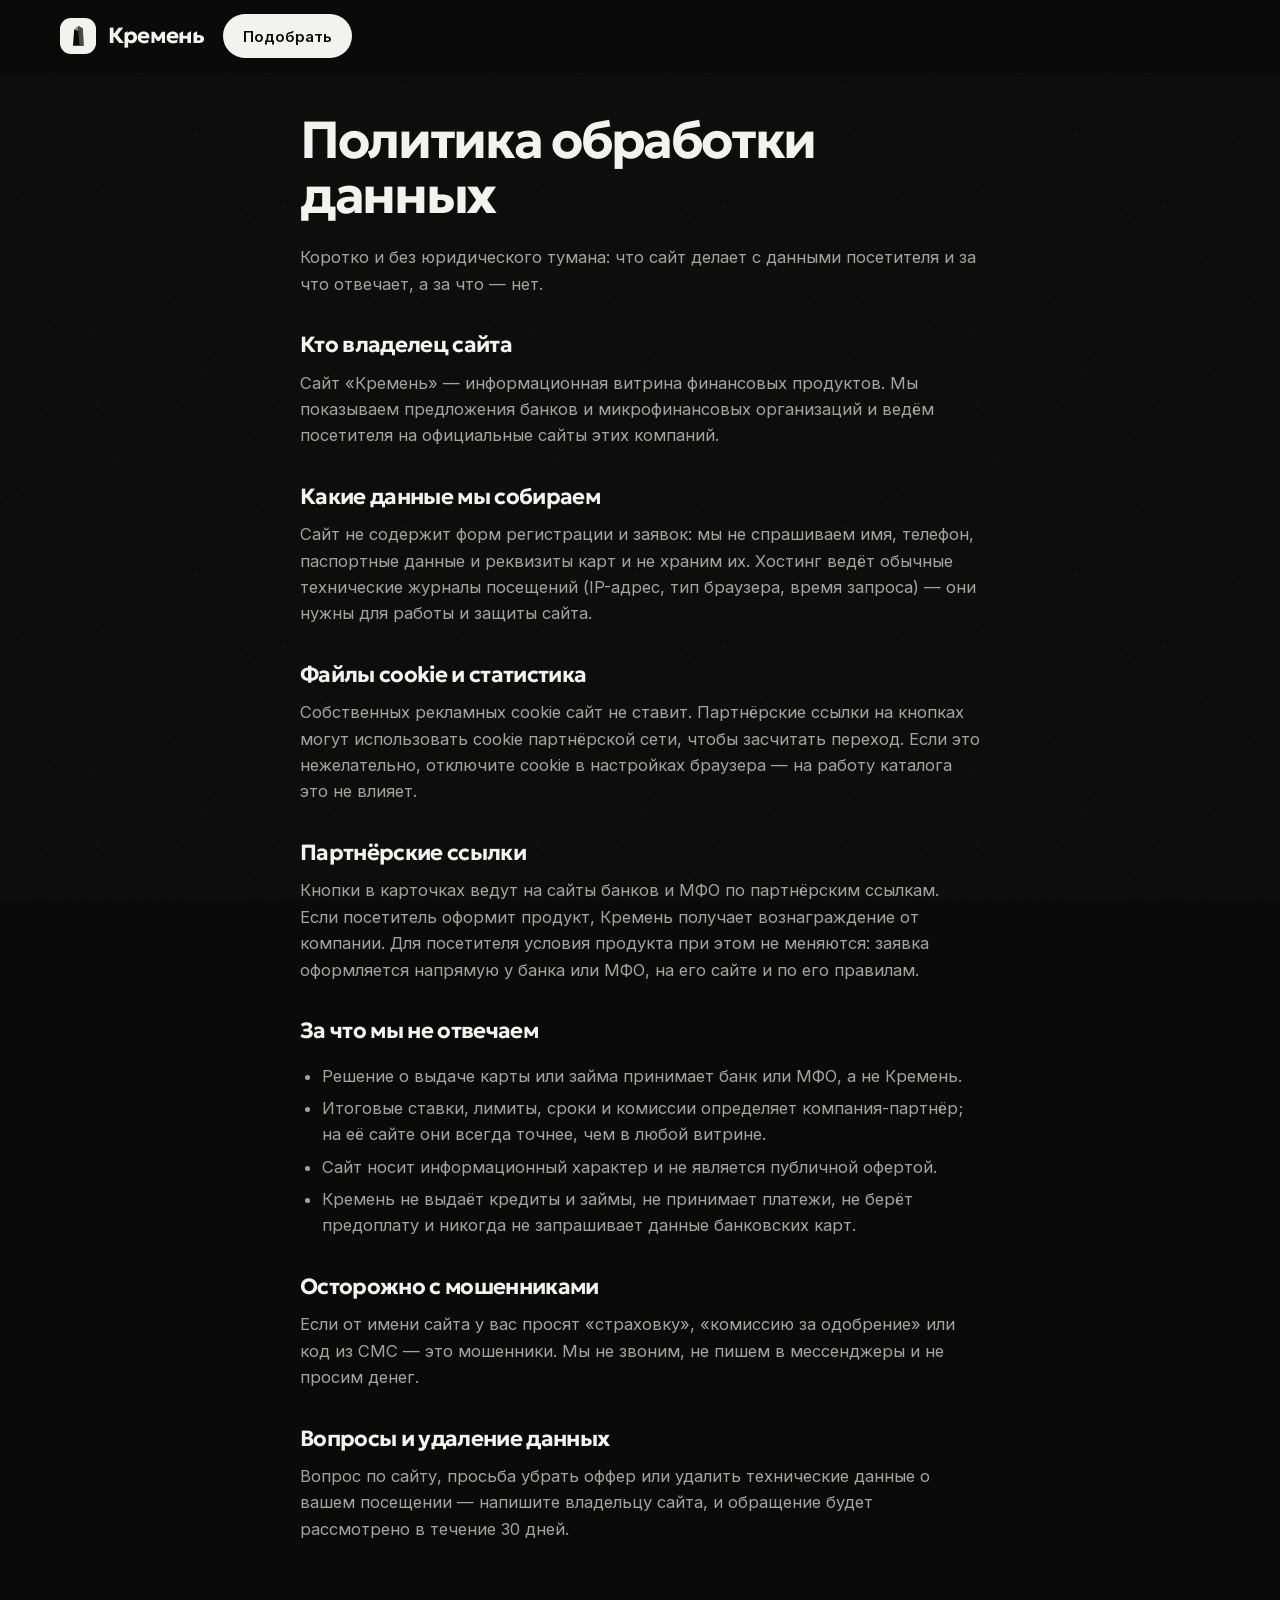
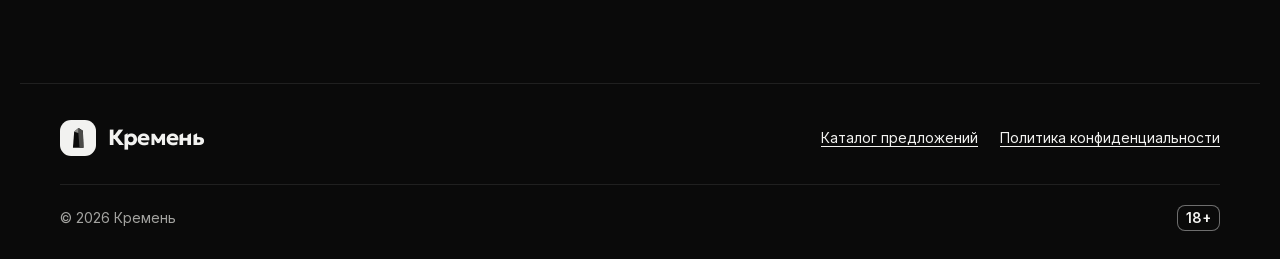
<file: privacy.html>
<!doctype html>
<html lang="ru">
<head>
<meta charset="utf-8">
<meta name="viewport" content="width=device-width, initial-scale=1">
<title>Политика обработки данных — Кремень</title>
<meta name="description" content="Как сайт Кремень работает с данными посетителей: файлы cookie, партнёрские ссылки, отказ от ответственности.">
<link rel="icon" href="favicon.svg" type="image/svg+xml">
<meta name="theme-color" content="#0A0A0A">
<link rel="stylesheet" href="css/style.css?v=20261122223658">
</head>
<body>
<a class="skip" href="#main">Перейти к содержанию</a>
<svg width="0" height="0" class="sprite" aria-hidden="true" focusable="false">
  <symbol id="i-mono" viewBox="0 0 32 32"><path d="M10.6 26.5 11.9 9.4 16.6 5.2 21.2 8.3 21.9 26.5z" fill="#0A0A0A"/><path d="M16.6 5.2 21.2 8.3 21.9 26.5H17.6L16.4 10.6z" fill="#4A4A48"/><path d="M11.9 9.4 16.6 5.2 16.4 10.6z" fill="#8C8C88"/></symbol>
</svg>
<header class="hdr" id="hdr">
  <div class="wrap hdr__in">
    <a class="brand" href="./">
      <span class="brand__mark" aria-hidden="true"><svg viewBox="0 0 32 32" focusable="false"><use href="#i-mono"/></svg></span>
      <span class="brand__word">Кремень</span>
    </a>
    <a class="btn btn--sm hdr__cta" href="./#catalog">Подобрать</a>
  </div>
</header>

<main id="main" tabindex="-1" class="doc">
  <div class="wrap doc__in">
    <h1>Политика обработки данных</h1>
    <p class="doc__lead">Коротко и без юридического тумана: что сайт делает с данными
       посетителя и за что отвечает, а за что — нет.</p>

    <h2>Кто владелец сайта</h2>
    <p>Сайт «Кремень» — информационная витрина финансовых продуктов.
       Мы показываем предложения банков и микрофинансовых организаций и ведём
       посетителя на официальные сайты этих компаний.</p>

    <h2>Какие данные мы собираем</h2>
    <p>Сайт не содержит форм регистрации и заявок: мы не спрашиваем имя, телефон,
       паспортные данные и реквизиты карт и не храним их. Хостинг ведёт обычные
       технические журналы посещений (IP-адрес, тип браузера, время запроса) —
       они нужны для работы и защиты сайта.</p>

    <h2>Файлы cookie и статистика</h2>
    <p>Собственных рекламных cookie сайт не ставит. Партнёрские ссылки на кнопках
       могут использовать cookie партнёрской сети, чтобы засчитать переход. Если это
       нежелательно, отключите cookie в настройках браузера — на работу каталога
       это не влияет.</p>

    <h2>Партнёрские ссылки</h2>
    <p>Кнопки в карточках ведут на сайты банков и МФО по партнёрским ссылкам.
       Если посетитель оформит продукт, Кремень получает вознаграждение
       от компании. Для посетителя условия продукта при этом не меняются:
       заявка оформляется напрямую у банка или МФО, на его сайте и по его правилам.</p>

    <h2>За что мы не отвечаем</h2>
    <ul>
      <li>Решение о выдаче карты или займа принимает банк или МФО, а не Кремень.</li>
      <li>Итоговые ставки, лимиты, сроки и комиссии определяет компания-партнёр;
          на её сайте они всегда точнее, чем в любой витрине.</li>
      <li>Сайт носит информационный характер и не является публичной офертой.</li>
      <li>Кремень не выдаёт кредиты и займы, не принимает платежи, не берёт
          предоплату и никогда не запрашивает данные банковских карт.</li>
    </ul>

    <h2>Осторожно с мошенниками</h2>
    <p>Если от имени сайта у вас просят «страховку», «комиссию за одобрение» или
       код из СМС — это мошенники. Мы не звоним, не пишем в мессенджеры и не
       просим денег.</p>

    <h2>Вопросы и удаление данных</h2>
    <p>Вопрос по сайту, просьба убрать оффер или удалить технические данные о вашем
       посещении — напишите владельцу сайта, и обращение будет рассмотрено
       в течение 30 дней.</p>
  </div>
</main>

<footer class="foot">
  <div class="wrap">
    <div class="foot__top">
      <a class="brand brand--light" href="./">
        <span class="brand__mark" aria-hidden="true"><svg viewBox="0 0 32 32" focusable="false"><use href="#i-mono"/></svg></span>
        <span class="brand__word">Кремень</span>
      </a>
      <nav class="foot__nav" aria-label="Подвал">
        <a href="./#catalog">Каталог предложений</a>
        <a href="privacy.html" aria-current="page">Политика конфиденциальности</a>
      </nav>
    </div>
    <p class="foot__bottom"><span>© <span id="year">2026</span> Кремень</span><span class="foot__age">18+</span></p>
  </div>
</footer>
<script>document.getElementById('year').textContent=new Date().getFullYear();</script>
</body>
</html>
</file>
<file: css/style.css>
/* ═══════════════════════════════════════════════════════════════════════
   CONSENT FINANCE (движок «Монолит») — тёмная витрина карт и займов. Чёрный камень, Geologica
   с острыми углами (SHRP 100) в заголовках, белые кнопки-таблетки, без цветного акцента:
   цвет на странице дают только банки — карты в веере и подложки карточек.

   Камни в первом экране — офлайн-рендеры (tools/sculpt.html → img/stone/*.webp),
   декоративные: alt="" и aria-hidden на обёртке.

   Контраст (WCAG 2.2 AA, посчитано к #0A0A0A / #141414 / #1A1A1A):
   текст #F2F2F0 — 15,5…17,7:1, приглушённый #A3A3A0 — 6,9…7,8:1;
   рамки полей и контурных кнопок — #6E6E6E (3:1 и выше на всех трёх);
   тонкие линии rgba(255,255,255,.08–.12) — только украшение, не граница
   элемента управления. Подложки карточек в цвете бренда — не гуще 16%,
   текста прямо на них нет: метки сидят на своей тёмной плашке.
   ═══════════════════════════════════════════════════════════════════════ */

/* Geologica — переменный шрифт (wght 100–900, ось SHRP «заточка» углов 0–100). */
@font-face { font-family: 'Geologica'; font-style: normal; font-weight: 100 900; font-display: swap;
  src: url(../fonts/geologica.woff2) format('woff2'); }
@font-face { font-family: 'Inter'; font-style: normal; font-weight: 400 600; font-display: swap;
  src: url(../fonts/inter-cyr.woff2) format('woff2'); unicode-range: U+0301, U+0400-045F, U+0490-0491, U+04B0-04B1, U+2116; }
@font-face { font-family: 'Inter'; font-style: normal; font-weight: 400 600; font-display: swap;
  src: url(../fonts/inter-lat.woff2) format('woff2'); unicode-range: U+0000-00FF, U+0131, U+0152-0153, U+02BB-02BC, U+02C6, U+02DA, U+02DC, U+0304, U+0308, U+0329, U+2000-206F, U+20AC, U+2122, U+2191, U+2193, U+2212, U+2215, U+FEFF, U+FFFD; }
@font-face { font-family: 'JetBrains Mono'; font-style: normal; font-weight: 500; font-display: swap;
  src: url(../fonts/jetbrains-500-latin.woff2) format('woff2'); }

:root {
  --bg: #0A0A0A;
  --surface: #141414;
  --surface-2: #1A1A1A;
  --card: #121212;
  --line: rgba(255,255,255,.09);      /* украшение: разделители, края плиток */
  --ink: #F2F2F0;
  --ink-2: #D6D6D2;
  --muted: #A3A3A0;                    /* 7,8:1 на фоне, 6,9:1 на --surface-2 */
  --ctl-line: #6E6E6E;                 /* рамки полей и контурных кнопок, ≥3:1 */
  --paper: #F2F2F0;                    /* белая кнопка */
  --radius: 26px;
  --gutter: clamp(16px, 4vw, 40px);
  --f: 'Inter', system-ui, -apple-system, 'Segoe UI', Roboto, Arial, sans-serif;
  --f-d: 'Geologica', 'Inter', system-ui, -apple-system, 'Segoe UI', Roboto, Arial, sans-serif;
  --f-mono: 'JetBrains Mono', ui-monospace, 'SF Mono', Menlo, monospace;
  --ease-out: cubic-bezier(.16, 1, .3, 1);
  color-scheme: dark;
}
* { box-sizing: border-box; }
[hidden] { display: none !important; }
/* шапка и полоса фильтра липкие: якоря и фокус не должны уходить под них.
   --hdr / --flt — их настоящая высота (js/app.js) */
html { background: var(--bg); scroll-padding-top: calc(var(--hdr, 69px) + 12px); -webkit-text-size-adjust: 100%; text-size-adjust: 100%; }
@media (prefers-reduced-motion: no-preference) { html { scroll-behavior: smooth; } }
body { margin: 0; color: var(--ink); font: 400 1.0625rem/1.6 var(--f); -webkit-font-smoothing: antialiased; overflow-x: clip; }
/* плёночное зерно — ПОД содержимым (z-index: -1): текст и кнопки не перекрывает,
   видно только на пустом чёрном фоне */
body::before { content: ""; position: fixed; inset: 0; z-index: -1; pointer-events: none; opacity: .5;
  background-image: url("data:image/svg+xml,%3Csvg xmlns='http://www.w3.org/2000/svg' width='220' height='220'%3E%3Cfilter id='n'%3E%3CfeTurbulence type='fractalNoise' baseFrequency='.9' numOctaves='3' stitchTiles='stitch'/%3E%3CfeColorMatrix values='0 0 0 0 1 0 0 0 0 1 0 0 0 0 1 0 0 0 .07 0'/%3E%3C/filter%3E%3Crect width='100%25' height='100%25' filter='url(%23n)'/%3E%3C/svg%3E"); }
@media (forced-colors: active) { body::before { display: none; } }
img { max-width: 100%; height: auto; display: block; }
h1, h2, h3, h4, p { margin: 0; }
a { color: inherit; text-decoration-thickness: 1.5px; text-underline-offset: 3px; }
button, input { font: inherit; color: inherit; }
main:focus { outline: none; }
.sprite { position: absolute; width: 0; height: 0; overflow: hidden; }
.ico { width: 18px; height: 18px; flex: none; fill: none; stroke: currentColor; stroke-width: 2; stroke-linecap: round; stroke-linejoin: round; }

/* Фокус — двойное кольцо: светлое снаружи, чёрный зазор внутри. Хотя бы одно
   кольцо даёт 3:1 на чёрном фоне, на белой кнопке и на цвете любого банка. */
:focus-visible { outline: 3px solid var(--ink); outline-offset: 3px; box-shadow: 0 0 0 3px var(--bg); }

.vh { position: absolute !important; width: 1px; height: 1px; padding: 0; margin: -1px; overflow: hidden; clip: rect(0 0 0 0); white-space: nowrap; border: 0; }
.wrap { width: min(1240px, 100%); margin-inline: auto; padding-inline: var(--gutter); }
.skip { position: absolute; left: 12px; top: -100px; z-index: 60; max-width: calc(100% - 24px); padding: 12px 18px; border-radius: 999px; background: var(--paper); color: var(--bg); font-weight: 600; text-decoration: none; }
.skip:focus { top: 12px; }

/* ---------- кнопки ---------- */
.btn { display: inline-flex; align-items: center; justify-content: center; gap: 10px; min-height: 52px; padding: 0 26px; border-radius: 999px; border: 0;
  background: var(--paper); color: var(--bg); font: 600 1rem/1 var(--f); text-decoration: none; cursor: pointer; white-space: nowrap;
  transition: transform .2s var(--ease-out), background-color .2s, box-shadow .2s; }
.btn:hover { background: #FFFFFF; }
.btn:active { transform: scale(.98); }
.btn--ghost { background: transparent; color: var(--ink); box-shadow: inset 0 0 0 1.5px var(--ctl-line); }
.btn--ghost:hover { background: var(--surface-2); box-shadow: inset 0 0 0 1.5px #8E8E8B; }
.btn--sm { min-height: 44px; padding: 0 20px; font-size: .9375rem; }

/* ---------- шапка ---------- */
.hdr { position: sticky; top: 0; z-index: 30; background: rgba(10,10,10,.72); -webkit-backdrop-filter: saturate(1.4) blur(16px); backdrop-filter: saturate(1.4) blur(16px); border-bottom: 1px solid transparent; transition: border-color .2s; }
.hdr.is-stuck { border-bottom-color: var(--line); }
/* полоска прокрутки: absolute и scaleX — шапка не становится выше */
.hdr__progress { position: absolute; left: 0; right: 0; bottom: -1px; height: 1px; background: var(--ink); transform: scaleX(0); transform-origin: 0 50%; pointer-events: none; }
@media (forced-colors: active) { .hdr__progress { display: none; } }
.hdr__in { display: flex; align-items: center; gap: 12px; min-height: 72px; }
.logo { display: inline-flex; align-items: center; gap: 12px; min-width: 0; text-decoration: none; border-radius: 12px; }
.logo__mark { width: 36px; height: 36px; border-radius: 11px; background: var(--paper); display: grid; place-items: center; flex: none; }
.logo__mark svg { width: 30px; height: 30px; }
.logo__word { font: 700 1.375rem/1 var(--f-d); letter-spacing: -.035em; white-space: nowrap; overflow: hidden; text-overflow: ellipsis; padding-bottom: 2px; }
.hdr nav { margin-left: auto; }
.hdr nav ul { display: flex; gap: 2px; list-style: none; margin: 0; padding: 0; }
.hdr nav a { display: inline-flex; align-items: center; min-height: 44px; padding: 0 14px; border-radius: 999px; text-decoration: none; font-weight: 500; font-size: .9375rem; color: var(--ink-2); }
.hdr nav a:hover { background: var(--surface-2); color: var(--ink); }
.hdr__cta { margin-left: 6px; flex: none; }
@media (max-width: 980px) { .hdr nav { display: none; } .hdr__cta { margin-left: auto; } }
@media (max-height: 500px) { .hdr { position: static; } }

/* ---------- первый экран ---------- */
.hero { position: relative; isolation: isolate; overflow-x: clip; padding-top: clamp(28px, 5vw, 64px); padding-bottom: clamp(16px, 3vw, 40px); }
/* мягкий «студийный» свет за камнями — как от одной лампы, без цвета */
.hero::before { content: ""; position: absolute; z-index: -1; pointer-events: none; inset: -72px 0 -10%;
  background: radial-gradient(48% 56% at 74% 46%, rgba(255,255,255,.075), rgba(255,255,255,0) 72%); }
.hero__grid { display: grid; gap: clamp(8px, 3vw, 32px); align-items: center; }
@media (min-width: 1000px) {
  .hero__grid { grid-template-columns: minmax(0, 1.05fr) minmax(0, 1fr); grid-template-areas: "head fan" "body fan"; align-items: end; column-gap: 24px; }
  .hero__head { grid-area: head; } .hero__body { grid-area: body; align-self: start; } .fan { grid-area: fan; align-self: center; }
}
.pill { display: inline-flex; align-items: center; gap: 10px; padding: 8px 15px 8px 13px; border-radius: 999px; background: rgba(255,255,255,.05); box-shadow: inset 0 0 0 1px var(--line); font-size: .875rem; font-weight: 500; color: var(--ink-2); line-height: 1.3; }
.pill i { width: 7px; height: 7px; border-radius: 50%; background: var(--ink); flex: none; box-shadow: 0 0 0 4px rgba(242,242,240,.12); }
/* два повтора и стоп: бесконечное мигание без кнопки паузы — нарушение 2.2.2 */
@media (prefers-reduced-motion: no-preference) { .pill i { animation: ping 2.4s var(--ease-out) 2; } }
@keyframes ping { 0% { box-shadow: 0 0 0 0 rgba(242,242,240,.36); } 70% { box-shadow: 0 0 0 9px rgba(242,242,240,0); } 100% { box-shadow: 0 0 0 4px rgba(242,242,240,.12); } }
.hero h1 { margin: 22px 0 0; font: 650 clamp(2.5rem, 4.5vw, 4.125rem)/1.02 var(--f-d); letter-spacing: -.045em; text-wrap: balance; }
.hero h1 em { display: block; font-style: normal; color: var(--muted); }   /* крупный текст, 7,8:1 */
.hero__lead { margin: 0; max-width: 30em; font-size: clamp(1.0625rem, 1.4vw, 1.1875rem); color: var(--muted); text-wrap: pretty; }
.hero__cta { display: flex; flex-wrap: wrap; gap: 12px; margin-top: 30px; }
.hero__cta .ico { width: 18px; height: 18px; }
.hero__facts { display: flex; flex-wrap: wrap; gap: 10px 44px; margin: 40px 0 0; padding: 26px 0 0; list-style: none; border-top: 1px solid var(--line); max-width: 520px; }
.hero__facts b { display: block; font: 300 2.75rem/1 var(--f-d); letter-spacing: -.04em; }
.hero__facts span { display: block; margin-top: 6px; font-size: .875rem; color: var(--muted); }

/* ---------- веер карт на камнях ----------
   Слои: глыбы сзади → веер → камни спереди (закрывают нижний край карт, будто
   карты стоят в каменной гряде). Камни сдвигаются за курсором на --mx/--my
   (−1…1, js/app.js): задние меньше, передние больше — глубина.
   Веер — одна плоскость, наклонённая в 3D: карты не режут друг друга, порядок
   слоёв задаёт z-index. .bank — неподвижная зона под курсором, .bank__face —
   сама карта. data-slot (0…4) — место в веере; клик «вытаскивает» карту.
   --p — насколько веер раскрыт (1 — полностью, 0 — одна карта), из прокрутки. */
.fan { --k: 1; --p: 1; --mx: 0; --my: 0; position: relative; height: clamp(300px, 42vw, 560px); perspective: 1600px; user-select: none; -webkit-user-select: none; }
.fan__rock { position: absolute; max-width: none; height: auto; pointer-events: none; user-select: none; -webkit-user-drag: none;
  translate: calc(var(--mx) * var(--d)) calc(var(--my) * var(--d) * .6); transition: translate 1.1s var(--ease-out); }
.fan__rock--back { --d: -10px; z-index: 0; width: 122%; left: -10%; bottom: 3%; }
.fan__rock--front { --d: 18px; z-index: 2; width: 88%; left: 8%; bottom: -4%; filter: brightness(.9); }
.fan__tick { position: absolute; z-index: 3; width: 14px; height: 14px; pointer-events: none; border: 0 solid #4A4A48; }
.fan__tick--tl { top: 6%; left: 2%; border-top-width: 1px; border-left-width: 1px; }
.fan__tick--tr { top: 6%; right: 2%; border-top-width: 1px; border-right-width: 1px; }
.fan__tick--bl { bottom: 2%; left: 2%; border-bottom-width: 1px; border-left-width: 1px; }
.fan__tick--br { bottom: 2%; right: 2%; border-bottom-width: 1px; border-right-width: 1px; }
.fan__hint { position: absolute; z-index: 3; right: calc(2% + 22px); top: calc(6% - 5px); font: 500 .6875rem/1.4 var(--f-mono); letter-spacing: .06em; text-transform: uppercase; color: var(--muted); pointer-events: none; }
@media (max-width: 600px) { .fan__tick, .fan__hint { display: none; } }
@media (forced-colors: active) { .fan__tick { display: none; } }
.fan__stage { position: absolute; z-index: 1; inset: 0; transform: rotateX(var(--rx, 12deg)) rotateY(var(--ry, 8deg)); transition: transform .9s var(--ease-out); }
.bank { --w: clamp(160px, 19vw, 256px); --tx: 0px; --ty: 0px; --rot: 0deg; --z: 1;
  position: absolute; left: 50%; bottom: 30%; width: var(--w); aspect-ratio: 1.586; margin-left: calc(var(--w) / -2);
  transform-origin: 50% 140%;
  transform: translate(var(--tx), var(--ty)) rotate(var(--rot));
  z-index: var(--z);
  transition: transform .75s var(--ease-out) var(--delay, 0ms), z-index 0s .25s;
  cursor: pointer; -webkit-tap-highlight-color: transparent; touch-action: manipulation; }
/* стопка: центральная сверху, остальные чуть выглядывают */
.bank[data-slot="0"] { --ty: 7px; --rot: -3deg; }
.bank[data-slot="1"] { --ty: 3px; --rot: -1.5deg; --z: 3; }
.bank[data-slot="2"] { --z: 5; }
.bank[data-slot="3"] { --ty: 3px; --rot: 1.5deg; --z: 3; }
.bank[data-slot="4"] { --ty: 7px; --rot: 3deg; }
/* веер: пять мест слева направо; между стопкой и веером — пропорционально --p */
.fan.is-open .bank[data-slot="0"] { --tx: calc(var(--w) * -.54 * var(--k) * var(--p)); --ty: calc(7px * (1 - var(--p)) + var(--w) * .12 * var(--k) * var(--p)); --rot: calc(-3deg * (1 - var(--p)) - 20deg * var(--k) * var(--p)); }
.fan.is-open .bank[data-slot="1"] { --tx: calc(var(--w) * -.28 * var(--k) * var(--p)); --ty: calc(3px * (1 - var(--p)) + var(--w) * .03 * var(--k) * var(--p)); --rot: calc(-1.5deg * (1 - var(--p)) - 10deg * var(--k) * var(--p)); }
.fan.is-open .bank[data-slot="2"] { --ty: calc(var(--w) * -.04 * var(--p)); }
.fan.is-open .bank[data-slot="3"] { --tx: calc(var(--w) * .28 * var(--k) * var(--p)); --ty: calc(3px * (1 - var(--p)) + var(--w) * .03 * var(--k) * var(--p)); --rot: calc(1.5deg * (1 - var(--p)) + 10deg * var(--k) * var(--p)); }
.fan.is-open .bank[data-slot="4"] { --tx: calc(var(--w) * .54 * var(--k) * var(--p)); --ty: calc(7px * (1 - var(--p)) + var(--w) * .12 * var(--k) * var(--p)); --rot: calc(3deg * (1 - var(--p)) + 20deg * var(--k) * var(--p)); }
.bank__face { position: absolute; inset: 0; border-radius: calc(var(--w) * .062); padding: calc(var(--w) * .066); color: #fff; overflow: hidden;
  display: flex; flex-direction: column;
  box-shadow: 0 1px 1px rgba(0,0,0,.3), 0 18px 34px -12px rgba(0,0,0,.85), inset 0 0 0 1px rgba(255,255,255,.1);
  transition: translate .45s var(--ease-out), scale .45s var(--ease-out), box-shadow .45s var(--ease-out); }
@media (hover: hover) {
  .fan.is-open .bank:hover { z-index: 9; transition: transform .75s var(--ease-out) var(--delay, 0ms), z-index 0s; }
  .fan.is-open .bank:hover .bank__face { translate: 0 -14px; scale: 1.04; box-shadow: 0 1px 1px rgba(0,0,0,.3), 0 34px 54px -18px rgba(0,0,0,.9), inset 0 0 0 1px rgba(255,255,255,.14); }
}
.fan.is-open .bank:active .bank__face { translate: 0 -6px; scale: 1.01; }
.fan.is-open .bank.is-picked { z-index: 10; transition: transform .75s var(--ease-out), z-index 0s; }
.fan.is-open .bank.is-picked .bank__face { translate: 0 -30px; scale: 1.06; box-shadow: 0 1px 1px rgba(0,0,0,.3), 0 40px 60px -20px rgba(0,0,0,.95), inset 0 0 0 1px rgba(255,255,255,.16); }
.bank__face::after { content: ""; position: absolute; inset: 0; border-radius: inherit; pointer-events: none;
  background: linear-gradient(115deg, rgba(255,255,255,.26) 0%, rgba(255,255,255,0) 36%, rgba(255,255,255,0) 64%, rgba(255,255,255,.1) 100%); }
.bank__top { display: flex; align-items: center; gap: calc(var(--w) * .036); font: 600 calc(var(--w) * .06)/1 var(--f); letter-spacing: -.01em; }
.bank__logo { width: calc(var(--w) * .13); height: calc(var(--w) * .13); border-radius: 28%; background: #fff; object-fit: cover; flex: none; }
.bank__nfc { margin-left: auto; width: calc(var(--w) * .052); height: auto; opacity: .9; fill: none; stroke: currentColor; stroke-width: 6; stroke-linecap: round; }
.bank__chip { margin-top: calc(var(--w) * .08); width: calc(var(--w) * .15); aspect-ratio: 1.3; border-radius: 22%; position: relative; overflow: hidden;
  background: linear-gradient(135deg, #F6E7BE, #C9A55E 55%, #EFD9A0); }
.bank__chip::before, .bank__chip::after { content: ""; position: absolute; background: rgba(90,60,10,.35); }
.bank__chip::before { left: 0; right: 0; top: 50%; height: 1px; }
.bank__chip::after { top: 0; bottom: 0; left: 36%; width: 1px; box-shadow: calc(var(--w) * .042) 0 0 rgba(90,60,10,.35); }
.bank__num { margin-top: auto; font: 500 calc(var(--w) * .052)/1 var(--f-mono); letter-spacing: .08em; opacity: .94; white-space: nowrap; }
.bank__bottom { display: flex; align-items: flex-end; justify-content: space-between; margin-top: calc(var(--w) * .045); font-size: calc(var(--w) * .048); font-weight: 500; opacity: .92; line-height: 1; }
.bank__mir { font: 600 italic calc(var(--w) * .074)/1 var(--f); letter-spacing: -.02em; }
.bank--t .bank__face { background: repeating-linear-gradient(118deg, rgba(255,255,255,.03) 0 2px, transparent 2px 8px), linear-gradient(145deg, #333333, #0E0E0E 58%, #222222); }
.bank--t .bank__bottom span:first-child { color: #FFDD2D; font-weight: 600; }
.bank--alfa .bank__face { background: linear-gradient(145deg, #FF6A4E, #EF3124 45%, #A9121A); }
.bank--sber .bank__face { background: linear-gradient(145deg, #4CD06C, #21A038 45%, #0B6E2C); }
.bank--uralsib .bank__face { background: linear-gradient(145deg, #8A5BC4, #5B2C83 50%, #351659); }
/* банки клиента: подписи на карте — украшение (веер скрыт от скринридера) */
.bank--vtb .bank__face { background: linear-gradient(145deg, #3B5FE0, #0A2896 48%, #06185A); }
.bank--otp .bank__face { background: linear-gradient(145deg, #63BE40, #3E8F22 46%, #1F5A12); }
.bank--ubrir .bank__face { background: linear-gradient(145deg, #D2405A, #A6192E 48%, #640C1B); }
.bank--fora .bank__face { background: linear-gradient(145deg, #FF5A4E, #E30613 46%, #8E040C); }
.bank--ren .bank__face { background: linear-gradient(145deg, #FF4FA8, #E6007E 46%, #7E0045); }
.bank--ozon .bank__face { background: linear-gradient(135deg, #2D74FF, #005BFF 30%, #7B2FE0 68%, #F1117E); }
/* правые карты: логотип и название справа — банк виден, даже когда левую половину закрывает соседняя */
.bank--r .bank__top { flex-direction: row-reverse; }
.bank--r .bank__nfc { margin-left: 0; margin-right: auto; scale: -1 1; }
.bank--r .bank__chip { align-self: flex-end; }
.bank--r .bank__num { text-align: right; }
.bank--r .bank__bottom { justify-content: flex-end; }
@media (prefers-reduced-motion: reduce) { .bank, .bank__face, .fan__stage, .fan__rock { transition: none !important; } }
@media (max-width: 999px) { .fan { margin-block: 4px 8px; } }
/* на узком экране веер собраннее, чтобы крайние карты не выходили за край */
@media (max-width: 600px) {
  .fan { --k: .6; height: clamp(250px, 76vw, 330px); }
  .bank { --w: clamp(150px, 44vw, 210px); bottom: 27%; }
  .fan__rock--back { width: 118%; left: -9%; bottom: 4%; }
  .fan__rock--front { width: 100%; left: 0; bottom: -2%; }
}

/* ---------- лента партнёров ---------- */
.partners { padding: clamp(28px, 4vw, 52px) 0 0; }
.partners__bar { display: flex; align-items: center; justify-content: space-between; gap: 12px; margin-bottom: 16px; }
.partners__title { font: 500 .9375rem/1.3 var(--f); color: var(--muted); }
.mq-toggle { display: inline-flex; align-items: center; gap: 8px; min-height: 44px; padding: 0 16px 0 14px; border: 0; border-radius: 999px;
  background: transparent; box-shadow: inset 0 0 0 1.5px var(--ctl-line); font-size: .875rem; font-weight: 600; cursor: pointer; }
.mq-toggle:hover { background: var(--surface-2); }
.mq-toggle .ico { width: 16px; height: 16px; fill: currentColor; stroke-width: 1.5; }
.marquee { overflow: hidden; -webkit-mask-image: linear-gradient(90deg, transparent, #000 6%, #000 94%, transparent); mask-image: linear-gradient(90deg, transparent, #000 6%, #000 94%, transparent); }
.marquee__track { display: flex; width: max-content; }
.marquee__list { display: flex; gap: 10px; margin: 0; padding: 2px 10px 2px 0; list-style: none; }
.marquee__list li { display: inline-flex; align-items: center; gap: 10px; padding: 9px 18px 9px 10px; border-radius: 999px; background: var(--surface); box-shadow: inset 0 0 0 1px var(--line); font-size: .9375rem; font-weight: 500; color: var(--ink-2); white-space: nowrap; }
.marquee__list img { width: 30px; height: 30px; border-radius: 50%; object-fit: cover; background: #fff; }
@media (prefers-reduced-motion: no-preference) {
  .marquee__track.is-running { animation: mq var(--mq-dur, 70s) linear infinite; }
  .marquee:hover .marquee__track, .marquee:focus-within .marquee__track, .marquee.is-paused .marquee__track { animation-play-state: paused; }
}
@keyframes mq { to { transform: translateX(-50%); } }
@media (prefers-reduced-motion: reduce) {
  .mq-toggle { display: none; }
  .marquee { -webkit-mask-image: none; mask-image: none; }
  .marquee__track { width: auto; }
  .marquee__list { flex-wrap: wrap; padding: 0 var(--gutter); max-width: 1240px; margin-inline: auto; }
  .marquee__list[aria-hidden="true"] { display: none; }
}

/* ---------- заголовки секций ---------- */
.sec { padding-top: clamp(64px, 9vw, 120px); }
.sec__head { display: flex; flex-wrap: wrap; align-items: end; justify-content: space-between; gap: 12px 24px; margin-bottom: 32px; }
.sec__head h2, .how h2 { font: 650 clamp(2.125rem, 4.2vw, 3.375rem)/1 var(--f-d); letter-spacing: -.045em; }
.sec__head p { max-width: 30em; color: var(--muted); }
/* номер раздела над заголовком — украшение (aria-hidden), слово не повторяет H2 */
.sec__head .idx { flex-basis: 100%; max-width: none; }
.idx { display: flex; align-items: center; gap: 12px; margin-bottom: 4px; font: 500 .75rem/1 var(--f-mono); letter-spacing: .12em; text-transform: uppercase; color: var(--muted); }
.idx span { display: inline-flex; align-items: center; gap: 12px; color: var(--ink); }
.idx span::after { content: ""; width: 28px; height: 1px; background: #4A4A48; }
.how__head .idx { margin-bottom: 16px; }

/* ---------- разделы-плитки: крупная цифра антиквой, название, логотипы ---------- */
.bento { display: grid; gap: 14px; grid-template-columns: repeat(3, minmax(0, 1fr)); list-style: none; margin: 0; padding: 0; }
.bento li { min-width: 0; }
@media (max-width: 900px) { .bento { grid-template-columns: repeat(2, minmax(0, 1fr)); } .bento li:last-child:nth-child(odd) { grid-column: span 2; } }
.tile { position: relative; isolation: isolate; display: flex; flex-direction: column; justify-content: flex-start; gap: 44px; height: 100%; padding: 26px; border-radius: var(--radius); overflow: hidden;
  background: var(--surface); box-shadow: inset 0 0 0 1px var(--line); text-decoration: none; transition: background-color .3s; }
/* мягкий свет из верхнего угла */
.tile::before { content: ""; position: absolute; z-index: -1; inset: 0; pointer-events: none; background: radial-gradient(70% 60% at 0% 0%, rgba(255,255,255,.06), rgba(255,255,255,0) 70%); }
/* свет за курсором (--x/--y из js/app.js): самая яркая точка ~#232323 —
   приглушённый текст поверх остаётся выше 5:1 */
.tile::after, .card::after { content: ""; position: absolute; inset: 0; z-index: -1; border-radius: inherit; pointer-events: none; opacity: 0; transition: opacity .35s;
  background: radial-gradient(260px circle at var(--x, 50%) var(--y, 50%), rgba(255,255,255,.06), rgba(255,255,255,0) 70%); }
@media (hover: hover) and (pointer: fine) and (prefers-reduced-motion: no-preference) { .tile:hover::after, .card:hover::after { opacity: 1; } }
@media (forced-colors: active) { .tile::after, .card::after { display: none; } }
@media (hover: hover) { .tile:hover { background: var(--surface-2); } .tile:hover .tile__arrow { transform: rotate(-45deg); } }
.tile__num { display: block; padding-right: 56px; font: 250 clamp(4.5rem, 7vw, 6.25rem)/.8 var(--f-d); letter-spacing: -.06em; color: var(--ink); }
.tile__arrow { position: absolute; top: 20px; right: 20px; width: 44px; height: 44px; border-radius: 50%; background: var(--paper); color: var(--bg); display: grid; place-items: center; transition: transform .35s var(--ease-out); }
.tile__arrow .ico { width: 18px; height: 18px; }
.tile__txt b { display: block; color: var(--ink); font: 650 1.5rem/1.1 var(--f-d); letter-spacing: -.035em; }
.tile__txt > span { display: block; margin-top: 8px; color: var(--muted); font-size: .9375rem; }
.tile__txt > .tile__logos { display: flex; margin-top: 16px; }
.tile__logos img { width: 28px; height: 28px; border-radius: 50%; object-fit: cover; background: #fff; box-shadow: 0 0 0 2.5px var(--surface); }
.tile:hover .tile__logos img { box-shadow: 0 0 0 2.5px var(--surface-2); }
.tile__logos img + img { margin-left: -8px; }
@media (max-width: 600px) {
  .tile { min-height: 0; gap: 28px; padding: 18px; border-radius: 22px; }
  .tile__num { font-size: 3.75rem; padding-right: 44px; }
  .tile__arrow { width: 38px; height: 38px; top: 14px; right: 14px; }
  .tile__txt b { font-size: 1.5rem; }
  .tile__txt > span { font-size: .8125rem; }
  .tile__note { display: none; }
  .tile__txt > .tile__logos { margin-top: 10px; }
}
@media (max-width: 340px) { .bento { grid-template-columns: minmax(0, 1fr); } .bento li:last-child:nth-child(odd) { grid-column: span 1; } }

/* ---------- как это работает ---------- */
.how { margin-top: clamp(64px, 9vw, 120px); padding-block: clamp(48px, 6vw, 88px); border-block: 1px solid var(--line); position: relative; isolation: isolate; }
.how::before { content: ""; position: absolute; z-index: -1; inset: 0; pointer-events: none; background: radial-gradient(40% 60% at 22% 50%, rgba(255,255,255,.06), rgba(255,255,255,0) 70%); }
.how__grid { display: grid; gap: 28px clamp(24px, 4vw, 64px); align-items: start; }
@media (min-width: 900px) { .how__grid { grid-template-columns: minmax(0, .8fr) minmax(0, 1.2fr); } }
.steps { list-style: none; margin: 0; padding: 0; }
.steps li { display: grid; grid-template-columns: 76px 1fr; gap: 18px; padding: 22px 0; border-top: 1px solid var(--line); }
.steps li:last-child { border-bottom: 1px solid var(--line); }
.steps__n { font: 250 2.5rem/1 var(--f-d); letter-spacing: -.05em; color: var(--ink-2); }
.steps h3 { font: 600 1.1875rem/1.3 var(--f); letter-spacing: -.01em; }
.steps p { margin-top: 6px; color: var(--muted); }
@media (max-width: 600px) { .steps li { grid-template-columns: 52px 1fr; gap: 12px; } .steps__n { font-size: 2.125rem; } }

/* ---------- каталог ---------- */
.catalog { padding: clamp(64px, 9vw, 120px) 0 clamp(24px, 4vw, 48px); }
.catalog .sec__head { margin-bottom: 22px; }
.find { display: block; max-width: 440px; margin-bottom: 6px; }
.find__label { display: block; margin-bottom: 8px; font-size: .8125rem; font-weight: 600; color: var(--ink-2); }
.find__box { position: relative; display: block; }
.find__box .ico { position: absolute; left: 18px; top: 50%; transform: translateY(-50%); width: 20px; height: 20px; color: var(--muted); pointer-events: none; }
.find input { width: 100%; min-height: 52px; padding: 0 18px 0 50px; border: 0; border-radius: 999px; background: var(--surface); box-shadow: inset 0 0 0 1.5px var(--ctl-line); font-size: 1rem; -webkit-appearance: none; appearance: none; }
.find input::placeholder { color: var(--muted); opacity: 1; }
.find input:focus-visible { box-shadow: inset 0 0 0 1.5px var(--ink), 0 0 0 3px var(--bg); }
.find input::-webkit-search-cancel-button { filter: invert(1); }

.filters { position: sticky; top: calc(var(--hdr, 73px) - 1px); z-index: 20; margin-inline: calc(var(--gutter) * -1); padding: 12px var(--gutter); background: rgba(10,10,10,.82); -webkit-backdrop-filter: blur(16px); backdrop-filter: blur(16px); }
.seg { position: relative; display: flex; gap: 4px; padding: 6px; border-radius: 30px; background: var(--surface); box-shadow: inset 0 0 0 1px var(--line); overflow-x: auto; scrollbar-width: none; scroll-padding-inline: 12px; width: max-content; max-width: 100%; }
.seg::-webkit-scrollbar { display: none; }
/* position: relative — скрытые подписи (.vh) внутри кнопок остаются в ленте и не растягивают страницу на телефоне */
.fbtn { position: relative; flex: none; display: inline-flex; align-items: center; gap: 8px; min-height: 44px; padding: 0 18px; border-radius: 999px; border: 0; background: transparent; color: var(--ink-2); font-weight: 500; font-size: .9375rem; cursor: pointer; transition: background-color .2s, color .2s; }
.fbtn:hover { background: var(--surface-2); color: var(--ink); }
.fbtn > span { font: 500 .75rem/1 var(--f-mono); color: var(--muted); }
.fbtn[aria-pressed="true"] { background: var(--paper); color: var(--bg); font-weight: 600; }
.fbtn[aria-pressed="true"] > span { color: #3A3A38; }
@media (forced-colors: active) {
  .fbtn[aria-pressed="true"] { forced-color-adjust: none; background: Highlight; color: HighlightText; }
  .fbtn[aria-pressed="true"] > span { color: HighlightText; }
}
.cat, .empty { scroll-margin-top: calc(var(--flt, 82px) + 12px); }
/* шапку уже учитывает scroll-padding страницы, тут — только полоса фильтров:
   иначе кнопка «Оформить» при Shift+Tab встаёт под липкий фильтр (2.4.11) */
.cta, #reset { scroll-margin-top: calc(var(--flt, 82px) + 12px); }
@media (max-height: 480px) { .filters { position: static; } .cat, .empty, .cta, #reset { scroll-margin-top: 0; } }

.cat { padding-top: 36px; }
.cat__head { display: flex; flex-wrap: wrap; align-items: baseline; gap: 14px; margin-bottom: 18px; }
.cat h3 { font: 650 1.75rem/1.1 var(--f-d); letter-spacing: -.04em; }
.cat h3:focus { outline: none; }
.cat__head > span { color: var(--muted); font: 500 .8125rem/1 var(--f-mono); }
.grid { display: grid; gap: 16px; grid-template-columns: repeat(auto-fill, minmax(min(292px, 100%), 1fr)); list-style: none; margin: 0; padding: 0; }

/* Карточка не двигается при наведении (иначе дрожит у нижнего края) — «оживает»
   картинка сверху и рамка. Клик по картинке или названию нажимает её кнопку. */
.card { --brand: #6B7280; position: relative; isolation: isolate; display: flex; flex-direction: column; min-width: 0; border-radius: 24px; background: var(--card); overflow: hidden;
  box-shadow: inset 0 0 0 1px var(--line); transition: box-shadow .35s var(--ease-out); }
@media (hover: hover) {
  .card:hover { box-shadow: inset 0 0 0 1px rgba(255,255,255,.2), 0 24px 48px -26px rgba(0,0,0,.9); }
  .card:hover .mini { translate: 0 -10px; rotate: -2deg; }
  .card:hover .card__logo { translate: 0 -6px; scale: 1.05; }
}
.card__media, .card__titles { cursor: pointer; }
.card__media { order: -1; position: relative; height: 160px; display: grid; place-items: center; overflow: hidden; background-color: var(--tint, var(--surface));
  background-image: radial-gradient(90% 85% at 50% 0%, rgba(255,255,255,.1), rgba(255,255,255,0) 70%); box-shadow: inset 0 -1px 0 var(--line); }
/* мини-карта банка — у дебетовых и кредитных: выглядывает снизу, при наведении приподнимается */
.mini { --ink-card: #fff; align-self: end; margin-bottom: -26px; width: 190px; aspect-ratio: 1.586; border-radius: 12px; padding: 13px 14px; display: flex; flex-direction: column; position: relative; overflow: hidden; color: var(--ink-card);
  background: var(--brand); background: linear-gradient(140deg, var(--brand-hi, var(--brand)), var(--brand) 46%, var(--brand-lo, var(--brand)));
  box-shadow: 0 18px 30px -14px rgba(0,0,0,.85), 0 2px 5px rgba(0,0,0,.4), inset 0 0 0 1px rgba(255,255,255,.14);
  rotate: -4deg; transition: translate .55s var(--ease-out), rotate .55s var(--ease-out); }
.mini.is-light { --ink-card: #0B0B0C; }
.mini::after { content: ""; position: absolute; inset: 0; pointer-events: none; background: linear-gradient(115deg, rgba(255,255,255,.3), rgba(255,255,255,0) 40%, rgba(255,255,255,0) 66%, rgba(255,255,255,.1)); }
.mini__top { display: flex; align-items: center; gap: 7px; font: 600 .75rem/1 var(--f); letter-spacing: -.01em; min-width: 0; }
.mini__top span { overflow: hidden; text-overflow: ellipsis; white-space: nowrap; }
.mini__logo { width: 22px; height: 22px; border-radius: 6px; background: #fff; object-fit: cover; flex: none; }
.mini__nfc { margin-left: auto; width: 9px; height: 14px; flex: none; opacity: .85; fill: none; stroke: currentColor; stroke-width: 6; stroke-linecap: round; }
.mini__row { display: flex; align-items: center; justify-content: space-between; gap: 8px; margin-top: 16px; }
.mini__chip { width: 27px; height: 21px; border-radius: 5px; flex: none; background: linear-gradient(135deg, #F6E7BE, #C9A55E 55%, #EFD9A0); }
.mini__num { font: 500 .6875rem/1 var(--f-mono); letter-spacing: .08em; white-space: nowrap; opacity: .92; }
/* крупный логотип — у займов */
.card__logo { width: 78px; height: 78px; margin-top: 16px; border-radius: 50%; background: #fff; object-fit: cover;
  box-shadow: 0 16px 30px -14px rgba(0,0,0,.9), 0 0 0 4px rgba(255,255,255,.06);
  transition: translate .55s var(--ease-out), scale .55s var(--ease-out); }
.card__logo--mono { display: grid; place-items: center; font: 700 2rem/1 var(--f-d); }
.card__idx { position: absolute; z-index: 2; top: 14px; right: 14px; padding: 6px 9px; border-radius: 999px; background: rgba(10,10,10,.86); box-shadow: inset 0 0 0 1px rgba(255,255,255,.1); color: var(--ink); font: 500 .6875rem/1 var(--f-mono); letter-spacing: .04em; }
.badges { position: absolute; left: 14px; top: 14px; right: 70px; z-index: 2; pointer-events: none; display: flex; flex-wrap: wrap; gap: 6px; list-style: none; margin: 0; padding: 0; }
.chip { display: inline-flex; align-items: center; gap: 6px; padding: 6px 11px; border-radius: 999px; background: rgba(10,10,10,.86); color: var(--ink); font: 500 .75rem/1 var(--f); white-space: nowrap; box-shadow: inset 0 0 0 1px rgba(255,255,255,.1); }
.chip i { width: 6px; height: 6px; border-radius: 50%; background: var(--dot, var(--ink)); flex: none; }
.chip--hot { --dot: #F2F2F0; } .chip--cash { --dot: #7FA6FF; } .chip--free { --dot: #5FD08A; } .chip--online { --dot: #A3A3A0; }

.card__body { display: flex; flex-direction: column; gap: 8px; padding: 20px 22px 22px; flex: 1; }
.card__titles { display: flex; flex-direction: column; min-width: 0; }
.card__brand { order: -1; font-size: .8125rem; color: var(--muted); }
.card h4 { margin: 2px 0 0; font: 650 1.3125rem/1.2 var(--f-d); letter-spacing: -.03em; }
.card__cond { margin: 2px 0 0; font: 600 1rem/1.35 var(--f); letter-spacing: -.01em; color: var(--ink); }
.card__desc { color: var(--muted); font-size: .9375rem; line-height: 1.5; }
.specs { margin: 6px 0 0; padding: 0; }
.specs div { display: grid; grid-template-columns: minmax(88px, 38%) 1fr; gap: 12px; padding: 9px 0; border-top: 1px solid var(--line); font-size: .875rem; line-height: 1.4; }
.specs dt { color: var(--muted); }
.specs dd { margin: 0; color: var(--ink-2); overflow-wrap: break-word; }
.card__foot { margin-top: auto; display: flex; align-items: center; justify-content: space-between; gap: 12px; padding-top: 12px; }
.cta { display: inline-flex; align-items: center; gap: 8px; min-height: 44px; padding: 0 20px; border-radius: 999px; border: 0; background: var(--paper); color: var(--bg);
  font: 600 .9375rem/1 var(--f); text-decoration: none; cursor: pointer; white-space: nowrap; transition: background-color .2s, gap .3s var(--ease-out); }
.cta .ico { width: 16px; height: 16px; }
@media (hover: hover) { .card:hover .cta { gap: 12px; } .cta:hover { background: #fff; } }
.ad { font-size: .75rem; line-height: 1.3; color: var(--muted); text-align: right; }
.card__note { font-size: .875rem; color: var(--ink-2); }
.card__note:empty { display: none; }
/* предупреждение раздела (кредиты и займы, закон о рекламе) — на каждой карточке, кнопка ссылается на него */
.card__warn { margin: 4px 0 0; font-size: .8125rem; line-height: 1.45; color: var(--muted); }
/* нет ни ссылки, ни контактов владельца: кнопки нет, недоступность — словом */
.soon { display: flex; align-items: center; gap: 10px; flex-wrap: wrap; margin: 0; font-size: .875rem; color: var(--ink-2); }
.soon__badge { padding: 5px 11px; border-radius: 999px; box-shadow: inset 0 0 0 1px var(--ctl-line); color: var(--ink); font-weight: 600; font-size: .8125rem; }
@media (max-width: 600px) { .card__media { height: 144px; } .card__body { padding: 18px 18px 20px; } }
@media (prefers-reduced-motion: reduce) { .card, .mini, .card__logo, .cta { transition: none; } }
@media (forced-colors: active) {
  .btn, .fbtn, button.cta, .mq-toggle { border: 1px solid ButtonText; }
  a.btn, a.cta, .tile { border: 1px solid LinkText; }
  .card, .seg, .find input { border: 1px solid CanvasText; }
}
@media (prefers-reduced-transparency: reduce) {
  .hdr { background: var(--bg); -webkit-backdrop-filter: none; backdrop-filter: none; }
  .filters { background: var(--bg); -webkit-backdrop-filter: none; backdrop-filter: none; }
  .chip { background: var(--bg); }
}

.empty { margin-top: 24px; padding: 28px; border-radius: 24px; background: var(--surface); box-shadow: inset 0 0 0 1px var(--line); }
.empty__t { margin-bottom: 16px; font: 650 1.375rem/1.25 var(--f-d); letter-spacing: -.03em; }
.state { padding: 32px 0; color: var(--muted); }

/* ---------- вопросы ---------- */
.faq { max-width: 920px; margin-inline: auto; }
.faq details { border-bottom: 1px solid var(--line); }
.faq details:first-of-type { border-top: 1px solid var(--line); }
.faq summary { cursor: pointer; list-style: none; display: flex; justify-content: space-between; align-items: center; gap: 16px; min-height: 68px; padding: 20px 0; font: 600 1.25rem/1.3 var(--f-d); letter-spacing: -.025em; border-radius: 10px; }
.faq summary::-webkit-details-marker { display: none; }
.faq summary::after { content: ""; width: 10px; height: 10px; flex: none; margin-right: 6px; border-right: 1.5px solid currentColor; border-bottom: 1.5px solid currentColor; transform: rotate(45deg) translateY(-3px); transition: transform .3s var(--ease-out); }
.faq details[open] summary::after { transform: rotate(-135deg) translateY(-3px); }
.faq details p { margin: 0 0 24px; color: var(--muted); max-width: 44em; }

/* ---------- подвал ---------- */
.ftr, .foot { position: relative; margin-top: clamp(80px, 11vw, 150px); padding: 0 0 28px; color: var(--muted); font-size: .875rem; }
.ftr .wrap, .foot .wrap { padding-top: 36px; border-top: 1px solid var(--line); }
.ftr .logo, .foot .brand { color: var(--ink); }
.ftr__top, .foot__top { display: flex; flex-wrap: wrap; align-items: center; justify-content: space-between; gap: 20px 32px; }
.ftr__nav, .foot__nav { display: flex; flex-wrap: wrap; gap: 6px 22px; }
.ftr__nav a, .foot__nav a { color: var(--ink); text-decoration: underline; text-decoration-thickness: 1px; text-underline-offset: 3px; padding: 6px 0; }
.ftr__nav a:hover, .foot__nav a:hover { text-decoration-thickness: 2px; }
.ftr__legal { display: grid; gap: 10px; margin-top: 28px; max-width: 86ch; line-height: 1.6; }
.ftr__legal b { color: var(--ink); font-weight: 600; }
.ftr__owner { margin-top: 22px; color: var(--ink-2); }
.ftr__owner p { margin: 0 0 4px; }
.ftr__contacts { display: flex; flex-wrap: wrap; gap: 0 22px; margin: 0; padding: 0; list-style: none; }
.ftr__contacts a { display: inline-flex; align-items: center; min-height: 44px; color: var(--ink); text-decoration: underline; text-decoration-thickness: 1px; text-underline-offset: 3px; overflow-wrap: anywhere; }
.ftr__contacts a:hover { text-decoration-thickness: 2px; }
.ftr__bottom, .foot__bottom { display: flex; justify-content: space-between; align-items: center; gap: 12px; margin-top: 28px; padding-top: 20px; border-top: 1px solid var(--line); }
.ftr { overflow: hidden; padding-bottom: 0; }
/* огромное название внизу — логотип-украшение (aria-hidden), меняется вместе с названием из панели */
.ftr__word { margin-top: 36px; padding-inline: var(--gutter); overflow: hidden; pointer-events: none; user-select: none; -webkit-user-select: none; }
/* текст — в псевдоэлементе: это украшение-логотип, а не текст страницы */
.ftr__word span::before { content: attr(data-word); }
.ftr__word span { display: block; font: 800 min(17.5rem, calc(136.5vw / var(--len, 7)))/.78 var(--f-d); letter-spacing: -.065em; color: #171717; white-space: nowrap; text-align: center; margin-bottom: -.06em; }
@media (forced-colors: active) { .ftr__word { display: none; } }
.ftr__age, .foot__age { padding: 2px 9px; border-radius: 8px; box-shadow: inset 0 0 0 1px var(--ctl-line); color: var(--ink); font-weight: 600; }

/* ---------- документ (политика) ---------- */
.doc { padding: 40px 0 0; }
.doc__in { max-width: 760px; }
.doc h1 { font: 650 clamp(2.25rem, 4.4vw, 3.25rem)/1.05 var(--f-d); letter-spacing: -.045em; margin-bottom: 22px; }
.doc h2 { font: 650 1.375rem/1.3 var(--f-d); letter-spacing: -.03em; margin: 34px 0 10px; }
.doc p, .doc li { color: var(--muted); font-size: 1.03rem; }
.doc p + p { margin-top: 10px; }
.doc ul { padding-left: 22px; display: grid; gap: 6px; }
.doc a { text-decoration: underline; color: var(--ink); }
/* политика: шапка и подвал на старых именах классов */
.brand { display: inline-flex; align-items: center; gap: 12px; text-decoration: none; border-radius: 12px; }
.brand__mark { width: 36px; height: 36px; border-radius: 11px; background: var(--paper); display: grid; place-items: center; flex: none; }
.brand__mark svg { width: 30px; height: 30px; }
.brand__word { font: 700 1.375rem/1 var(--f-d); letter-spacing: -.035em; }

@media (prefers-reduced-motion: reduce) {
  *, *::before, *::after { animation-duration: .01ms !important; animation-iteration-count: 1 !important; }
}

/* Острые углы Geologica (ось SHRP) — «сколы камня» во всех заголовках и цифрах.
   Правило стоит в самом конце: шорткат font выше по файлу может его сбросить. */
h1, h2, h3, h4, .logo__word, .brand__word, .hero__facts b, .tile__num, .tile__txt b, .steps__n, .empty__t, .faq summary, .card__logo--mono, .ftr__word span { font-variation-settings: 'SHRP' 100; }
</file>
